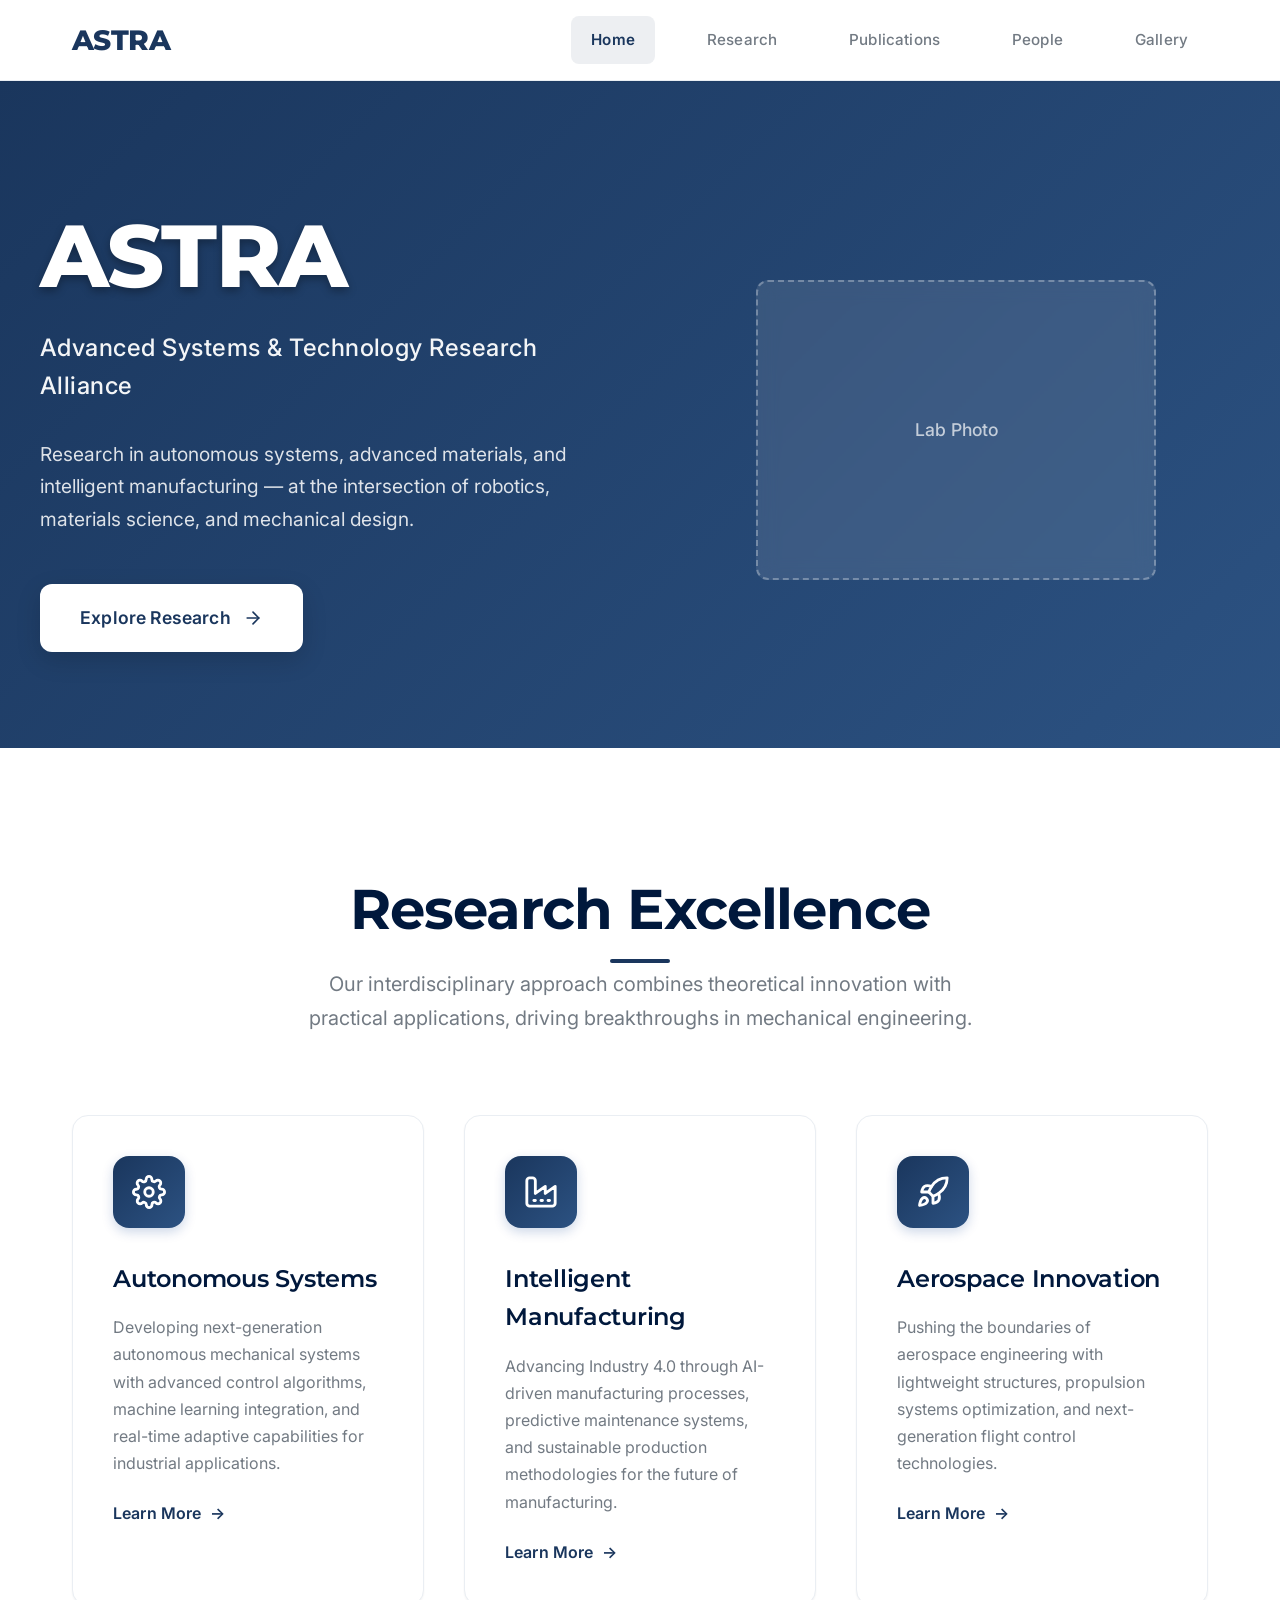
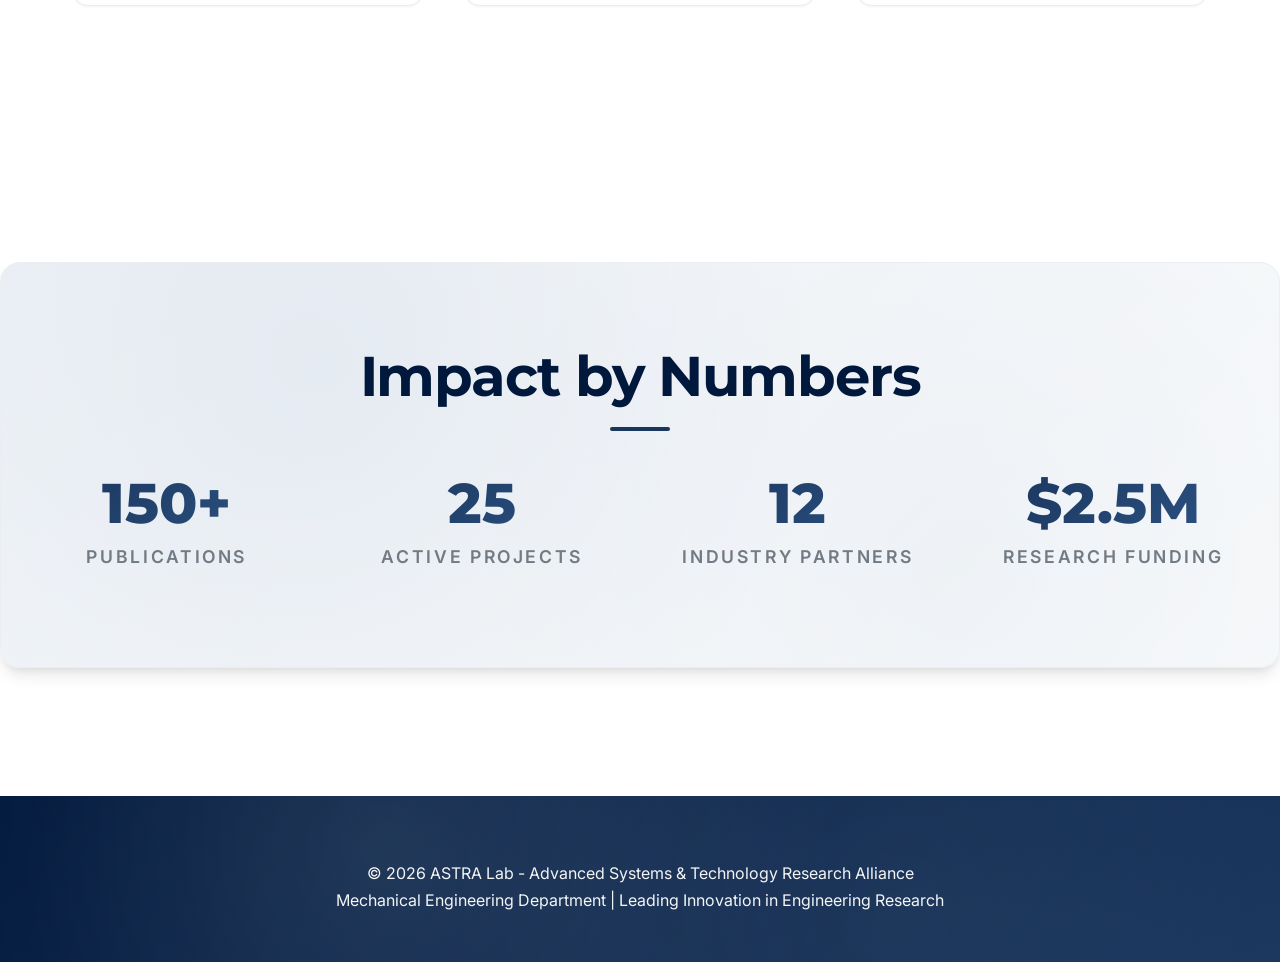
<file: index.html>
<!DOCTYPE html>
<html lang="en">
  <head>
    <meta charset="UTF-8" />
    <meta name="viewport" content="width=device-width, initial-scale=1.0" />
    <title>ASTRA | Advanced Systems & Technology Research Alliance</title>
    <meta
      name="description"
      content="ASTRA Lab (Advanced Systems & Technology Research Alliance) — research in autonomous systems, advanced materials, and intelligent manufacturing in Mechanical Engineering."
    />
    <link
      rel="icon"
      href="data:image/svg+xml,%3Csvg xmlns='http://www.w3.org/2000/svg' viewBox='0 0 32 32'%3E%3Crect width='32' height='32' rx='6' fill='%231a365d'/%3E%3Ctext x='16' y='23' font-family='Georgia,serif' font-size='19' fill='white' text-anchor='middle'%3EA%3C/text%3E%3C/svg%3E"
    />
    <link rel="preconnect" href="https://fonts.googleapis.com" />
    <link rel="preconnect" href="https://fonts.gstatic.com" crossorigin />
    <link
      href="https://fonts.googleapis.com/css2?family=Inter:wght@300;400;500;600;700;800&family=Montserrat:wght@400;500;600;700;800&display=swap"
      rel="stylesheet"
    />
    <style>
      :root {
        --primary: #ffffff;
        --secondary: #f8fafb;
        --tertiary: #eef2f6;
        --accent: #1a365d;
        --accent-hover: #2c5282;
        --accent-light: rgba(26, 54, 93, 0.08);
        --accent-secondary: #dc2626;
        --text-primary: #00183c;
        --text-secondary: #727a83;
        --text-muted: #9ca4ad;
        --text-light: #cbd5e0;
        --surface: #ffffff;
        --surface-elevated: #f8fafb;
        --surface-glass: rgba(255, 255, 255, 0.95);
        --border: #eaeef3;
        --border-light: #f1f5f9;
        --gradient: linear-gradient(135deg, #1a365d 0%, #2c5282 100%);
        --hero-gradient: linear-gradient(135deg, #1a365d 0%, #2c5282 100%);
        --shadow-sm: 0 1px 2px 0 rgba(0, 0, 0, 0.05);
        --shadow: 0 4px 6px -1px rgba(0, 0, 0, 0.1), 0 2px 4px -1px rgba(0, 0, 0, 0.06);
        --shadow-lg: 0 10px 15px -3px rgba(0, 0, 0, 0.1), 0 4px 6px -2px rgba(0, 0, 0, 0.05);
        --shadow-xl: 0 20px 25px -5px rgba(0, 0, 0, 0.1), 0 10px 10px -5px rgba(0, 0, 0, 0.04);
      }

      * {
        margin: 0;
        padding: 0;
        box-sizing: border-box;
      }

      body {
        font-family: "Inter", -apple-system, BlinkMacSystemFont, sans-serif;
        background: var(--primary);
        color: var(--text-primary);
        line-height: 1.6;
        overflow-x: hidden;
        position: relative;
        font-weight: 400;
        -webkit-font-smoothing: antialiased;
        -moz-osx-font-smoothing: grayscale;
      }

      /* Header */
      header {
        position: fixed;
        top: 0;
        width: 100%;
        background: rgba(255, 255, 255, 0.98);
        backdrop-filter: blur(20px) saturate(180%);
        border-bottom: 1px solid var(--border);
        box-shadow: var(--shadow-sm);
        z-index: 1000;
        transition: all 0.3s ease;
      }

      .header-content {
        max-width: 1200px;
        margin: 0 auto;
        padding: 1rem 2rem;
        display: flex;
        justify-content: space-between;
        align-items: center;
      }

      .logo {
        font-family: "Montserrat", "Inter", sans-serif;
        font-size: 1.75rem;
        font-weight: 800;
        color: var(--accent);
        text-decoration: none;
        letter-spacing: -0.02em;
        transition: all 0.3s ease;
      }

      .logo:hover {
        color: var(--accent-hover);
        transform: scale(1.02);
      }

      nav {
        display: flex;
        gap: 2rem;
      }

      nav a {
        color: var(--text-secondary);
        text-decoration: none;
        font-weight: 500;
        font-size: 0.95rem;
        transition: all 0.3s ease;
        position: relative;
        padding: 0.75rem 1.25rem;
        border-radius: 8px;
        letter-spacing: 0.01em;
      }

      nav a:hover {
        color: var(--accent);
        background: var(--accent-light);
        transform: translateY(-1px);
      }

      nav a.active {
        color: var(--accent);
        background: var(--accent-light);
        font-weight: 600;
      }

      /* Mobile nav toggle (hidden on desktop) */
      .nav-toggle {
        display: none;
        flex-direction: column;
        justify-content: center;
        gap: 5px;
        width: 44px;
        height: 44px;
        padding: 0;
        background: transparent;
        border: none;
        border-radius: 8px;
        cursor: pointer;
      }

      .nav-toggle-bar {
        display: block;
        width: 24px;
        height: 2px;
        margin: 0 auto;
        background: var(--accent);
        border-radius: 2px;
        transition: transform 0.3s ease, opacity 0.3s ease;
      }

      .nav-toggle[aria-expanded="true"] .nav-toggle-bar:nth-child(1) {
        transform: translateY(7px) rotate(45deg);
      }

      .nav-toggle[aria-expanded="true"] .nav-toggle-bar:nth-child(2) {
        opacity: 0;
      }

      .nav-toggle[aria-expanded="true"] .nav-toggle-bar:nth-child(3) {
        transform: translateY(-7px) rotate(-45deg);
      }

      /* Hero Section */
      .hero {
        background: var(--hero-gradient);
        color: white;
        padding: 8rem 2rem 6rem;
        margin-top: 80px;
      }

      .hero-container {
        max-width: 1200px;
        margin: 0 auto;
        display: grid;
        grid-template-columns: 1fr 1fr;
        gap: 4rem;
        align-items: center;
      }

      .hero-content {
        text-align: left;
      }

      .hero-image {
        display: flex;
        justify-content: center;
        align-items: center;
      }

      .image-placeholder {
        width: 400px;
        height: 300px;
        background: rgba(255, 255, 255, 0.1);
        border: 2px dashed rgba(255, 255, 255, 0.3);
        border-radius: 12px;
        display: flex;
        align-items: center;
        justify-content: center;
        color: rgba(255, 255, 255, 0.7);
        font-size: 1.1rem;
        font-weight: 500;
        backdrop-filter: blur(10px);
        transition: all 0.3s ease;
      }

      .image-placeholder:hover {
        background: rgba(255, 255, 255, 0.15);
        border-color: rgba(255, 255, 255, 0.5);
        transform: translateY(-2px);
      }

      .hero h1 {
        font-family: "Montserrat", "Inter", sans-serif;
        font-size: clamp(3.5rem, 7vw, 5.5rem);
        font-weight: 800;
        letter-spacing: -0.02em;
        margin-bottom: 1.5rem;
        color: white;
        text-shadow: 0 4px 8px rgba(0, 0, 0, 0.3);
        animation: fadeInUp 1s ease-out;
        position: relative;
        z-index: 3;
        line-height: 1.1;
      }

      .hero-subtitle {
        font-size: 1.5rem;
        color: rgba(255, 255, 255, 0.95);
        margin-bottom: 2rem;
        font-weight: 500;
        animation: fadeInUp 1s ease-out 0.2s both;
        letter-spacing: 0.02em;
        position: relative;
        z-index: 3;
      }

      .hero-description {
        font-size: 1.2rem;
        color: rgba(255, 255, 255, 0.85);
        margin-bottom: 3rem;
        max-width: 700px;
        margin-left: auto;
        margin-right: auto;
        animation: fadeInUp 1s ease-out 0.4s both;
        line-height: 1.7;
        font-weight: 400;
        position: relative;
        z-index: 3;
      }

      .cta-button {
        display: inline-flex;
        align-items: center;
        gap: 0.75rem;
        padding: 1.25rem 2.5rem;
        background: white;
        color: var(--accent);
        text-decoration: none;
        border-radius: 12px;
        font-weight: 600;
        font-size: 1.1rem;
        transition: all 0.3s ease;
        animation: fadeInUp 1s ease-out 0.6s both;
        box-shadow: 0 8px 25px rgba(0, 0, 0, 0.15);
        position: relative;
        z-index: 3;
        letter-spacing: 0.01em;
      }

      .cta-button:hover {
        background: var(--accent-light);
        transform: translateY(-3px);
        box-shadow: 0 12px 35px rgba(0, 0, 0, 0.2);
      }

      .cta-arrow {
        width: 20px;
        height: 20px;
        transition: transform 0.3s ease;
      }

      .cta-button:hover .cta-arrow {
        transform: translateX(4px);
      }

      /* Sections */
      .section {
        padding: 8rem 2rem;
        max-width: 1200px;
        margin: 0 auto;
      }

      .section-header {
        text-align: center;
        margin-bottom: 5rem;
      }

      .section-title {
        font-family: "Montserrat", "Inter", sans-serif;
        font-size: clamp(2.5rem, 5vw, 3.5rem);
        font-weight: 700;
        margin-bottom: 1.5rem;
        letter-spacing: -0.02em;
        color: var(--text-primary);
        position: relative;
        line-height: 1.2;
      }

      .section-title::after {
        content: "";
        position: absolute;
        bottom: -20px;
        left: 50%;
        transform: translateX(-50%);
        width: 60px;
        height: 4px;
        background: var(--accent);
        border-radius: 2px;
      }

      .section-subtitle {
        font-size: 1.25rem;
        color: var(--text-secondary);
        max-width: 700px;
        margin: 0 auto;
        line-height: 1.7;
        font-weight: 400;
      }

      /* Research Grid */
      .research-grid {
        display: grid;
        grid-template-columns: repeat(auto-fit, minmax(350px, 1fr));
        gap: 2.5rem;
        margin-top: 4rem;
      }

      .research-card {
        background: var(--surface);
        border: 1px solid var(--border);
        border-radius: 16px;
        padding: 2.5rem;
        transition: all 0.4s ease;
        position: relative;
        box-shadow: var(--shadow-sm);
        overflow: hidden;
      }

      .research-card::before {
        content: "";
        position: absolute;
        top: 0;
        left: 0;
        right: 0;
        height: 4px;
        background: linear-gradient(90deg, var(--accent), var(--accent-hover));
        opacity: 0;
        transition: opacity 0.4s ease;
      }

      .research-card::after {
        content: "";
        position: absolute;
        top: 0;
        left: 0;
        right: 0;
        bottom: 0;
        background: linear-gradient(135deg, rgba(0, 55, 138, 0.02) 0%, transparent 50%);
        opacity: 0;
        transition: opacity 0.4s ease;
        pointer-events: none;
      }

      .research-card:hover {
        transform: translateY(-4px);
        box-shadow: var(--shadow-lg);
        border-color: var(--accent-light);
      }

      .research-card:hover::before {
        opacity: 1;
      }

      .research-card:hover::after {
        opacity: 1;
      }

      .research-icon {
        width: 72px;
        height: 72px;
        background: linear-gradient(135deg, var(--accent), var(--accent-hover));
        border-radius: 16px;
        display: flex;
        align-items: center;
        justify-content: center;
        margin-bottom: 2rem;
        font-size: 1.75rem;
        color: white;
        transition: all 0.4s ease;
        box-shadow: 0 4px 12px rgba(0, 55, 138, 0.2);
        position: relative;
        z-index: 2;
      }

      .research-icon svg {
        width: 34px;
        height: 34px;
      }

      .research-card:hover .research-icon {
        box-shadow: 0 8px 25px rgba(0, 55, 138, 0.3);
      }

      .research-card h3 {
        font-family: "Montserrat", "Inter", sans-serif;
        font-size: 1.5rem;
        font-weight: 600;
        margin-bottom: 1rem;
        color: var(--text-primary);
        letter-spacing: -0.01em;
        position: relative;
        z-index: 2;
      }

      .research-card p {
        color: var(--text-secondary);
        line-height: 1.7;
        margin-bottom: 1.5rem;
        font-size: 1rem;
        position: relative;
        z-index: 2;
      }

      .research-link {
        color: var(--accent);
        text-decoration: none;
        font-weight: 600;
        display: inline-flex;
        align-items: center;
        gap: 0.5rem;
        transition: all 0.3s ease;
        font-size: 1rem;
        letter-spacing: 0.01em;
        position: relative;
        z-index: 2;
      }

      .research-link:hover {
        color: var(--accent-hover);
        transform: translateX(4px);
      }

      .research-link::after {
        content: "→";
        transition: transform 0.3s ease;
      }

      .research-link:hover::after {
        transform: translateX(2px);
      }

      /* Stats Section */
      .stats {
        background: linear-gradient(135deg, var(--tertiary) 0%, var(--secondary) 100%);
        border: 1px solid var(--border);
        border-radius: 20px;
        padding: 5rem 2rem;
        margin: 8rem 0;
        text-align: center;
        box-shadow: var(--shadow-lg);
        position: relative;
        overflow: hidden;
      }

      .stats::before {
        content: "";
        position: absolute;
        top: 0;
        left: 0;
        right: 0;
        bottom: 0;
        background:
          radial-gradient(circle at 25% 25%, rgba(0, 55, 138, 0.05) 0%, transparent 50%),
          radial-gradient(circle at 75% 75%, rgba(0, 55, 138, 0.03) 0%, transparent 50%);
        pointer-events: none;
      }

      .stats-grid {
        display: grid;
        grid-template-columns: repeat(auto-fit, minmax(200px, 1fr));
        gap: 3rem;
        margin-top: 3rem;
      }

      .stat-item {
        padding: 1rem;
      }

      .stat-number {
        font-family: "Montserrat", "Inter", sans-serif;
        font-size: 3.5rem;
        font-weight: 800;
        background: linear-gradient(135deg, var(--accent), var(--accent-hover));
        -webkit-background-clip: text;
        -webkit-text-fill-color: transparent;
        background-clip: text;
        display: block;
        margin-bottom: 0.75rem;
        line-height: 1;
        position: relative;
        z-index: 2;
      }

      .stat-label {
        color: var(--text-secondary);
        font-size: 1.1rem;
        text-transform: uppercase;
        letter-spacing: 0.15em;
        font-weight: 600;
        position: relative;
        z-index: 2;
      }

      /* Footer */
      footer {
        background: linear-gradient(135deg, var(--text-primary) 0%, var(--accent) 100%);
        color: white;
        padding: 4rem 2rem 3rem;
        text-align: center;
        margin-top: 8rem;
        position: relative;
        overflow: hidden;
      }

      footer::before {
        content: "";
        position: absolute;
        top: 0;
        left: 0;
        right: 0;
        bottom: 0;
        background:
          radial-gradient(circle at 30% 30%, rgba(255, 255, 255, 0.1) 0%, transparent 50%),
          radial-gradient(circle at 70% 70%, rgba(255, 255, 255, 0.05) 0%, transparent 50%);
        pointer-events: none;
      }

      .footer-content {
        max-width: 1200px;
        margin: 0 auto;
        position: relative;
        z-index: 2;
      }

      .footer-text {
        color: rgba(255, 255, 255, 0.95);
        font-size: 1rem;
        line-height: 1.7;
        font-weight: 400;
      }

      /* Animations */
      @keyframes fadeInUp {
        from {
          opacity: 0;
          transform: translateY(30px);
        }
        to {
          opacity: 1;
          transform: translateY(0);
        }
      }

      .reveal {
        opacity: 0;
        transform: translateY(30px);
        transition: all 0.8s ease;
      }

      .reveal.visible {
        opacity: 1;
        transform: translateY(0);
      }

      /* Additional Professional Elements */
      .section {
        background: var(--primary);
      }

      .section:nth-child(even) {
        background: var(--secondary);
      }

      /* Enhanced scroll behavior */
      html {
        scroll-behavior: smooth;
      }

      /* Professional focus states */
      *:focus {
        outline: 2px solid var(--accent);
        outline-offset: 2px;
      }

      /* Loading animation */
      @keyframes shimmer {
        0% { transform: translateX(-100%); }
        100% { transform: translateX(100%); }
      }

      /* Responsive navigation */
      @media (max-width: 820px) {
        .nav-toggle {
          display: flex;
        }

        nav {
          position: absolute;
          top: 100%;
          left: 0;
          right: 0;
          flex-direction: column;
          gap: 0.25rem;
          padding: 0.75rem 1rem 1rem;
          background: rgba(255, 255, 255, 0.98);
          backdrop-filter: blur(20px) saturate(180%);
          border-bottom: 1px solid var(--border);
          box-shadow: var(--shadow-lg);
          max-height: 0;
          overflow: hidden;
          opacity: 0;
          visibility: hidden;
          transform: translateY(-8px);
          transition: max-height 0.35s ease, opacity 0.25s ease,
            transform 0.25s ease, visibility 0.25s;
        }

        nav.open {
          max-height: 24rem;
          opacity: 1;
          visibility: visible;
          transform: translateY(0);
        }

        nav a {
          width: 100%;
          padding: 0.9rem 1rem;
          font-size: 1.05rem;
        }
      }

      /* Responsive layout */
      @media (max-width: 768px) {
        .header-content {
          padding: 0.9rem 1.25rem;
        }

        .hero {
          padding: 6rem 1.5rem 4rem;
        }

        .hero-container {
          grid-template-columns: 1fr;
          gap: 2.5rem;
          text-align: center;
        }

        .hero-content {
          text-align: center;
        }

        .hero-description {
          margin-left: auto;
          margin-right: auto;
        }

        .image-placeholder {
          width: 100%;
          max-width: 420px;
          height: auto;
          aspect-ratio: 4 / 3;
        }

        .research-grid {
          grid-template-columns: 1fr;
          gap: 2rem;
        }

        .research-card {
          padding: 2rem;
        }

        .stats {
          padding: 4rem 1.5rem;
          margin: 5rem 0;
        }

        .stats-grid {
          grid-template-columns: repeat(2, 1fr);
          gap: 2rem;
        }

        .section {
          padding: 5rem 1.5rem;
        }

        .section-header {
          margin-bottom: 3.5rem;
        }
      }

      @media (max-width: 480px) {
        .header-content {
          padding: 0.85rem 1rem;
        }

        .logo {
          font-size: 1.5rem;
        }

        .hero {
          padding: 5rem 1.25rem 3.5rem;
        }

        .hero-subtitle {
          font-size: 1.25rem;
        }

        .hero-description {
          font-size: 1.05rem;
        }

        .cta-button {
          padding: 1rem 2rem;
          font-size: 1rem;
        }

        .stats-grid {
          grid-template-columns: 1fr;
          gap: 1.5rem;
        }

        .stat-number {
          font-size: 2.75rem;
        }

        .section {
          padding: 4rem 1.25rem;
        }
      }
    </style>
  </head>
  <body>
    <header>
      <div class="header-content">
        <a href="./" class="logo">ASTRA</a>
        <button
          class="nav-toggle"
          aria-label="Toggle navigation menu"
          aria-expanded="false"
          aria-controls="site-nav"
        >
          <span class="nav-toggle-bar"></span>
          <span class="nav-toggle-bar"></span>
          <span class="nav-toggle-bar"></span>
        </button>
        <nav id="site-nav">
          <a href="./" class="active">Home</a>
          <a href="research.html">Research</a>
          <a href="publications.html">Publications</a>
          <a href="people.html">People</a>
          <a href="gallery.html">Gallery</a>
        </nav>
      </div>
    </header>

    <section class="hero">
      <div class="hero-container">
        <div class="hero-content">
          <h1>ASTRA</h1>
          <p class="hero-subtitle">
            Advanced Systems & Technology Research Alliance
          </p>
          <p class="hero-description">
            Research in autonomous systems, advanced materials, and intelligent
            manufacturing — at the intersection of robotics, materials science,
            and mechanical design.
          </p>
          <a href="research.html" class="cta-button">
            Explore Research
            <svg class="cta-arrow" viewBox="0 0 24 24" fill="none" stroke="currentColor" stroke-width="2" stroke-linecap="round" stroke-linejoin="round" aria-hidden="true">
              <line x1="5" y1="12" x2="19" y2="12" />
              <polyline points="12 5 19 12 12 19" />
            </svg>
          </a>
        </div>
        <div class="hero-image">
          <div class="image-placeholder">
            <span>Lab Photo</span>
          </div>
        </div>
      </div>
    </section>

    <section class="section" id="research">
      <div class="section-header reveal">
        <h2 class="section-title">Research Excellence</h2>
        <p class="section-subtitle">
          Our interdisciplinary approach combines theoretical innovation with
          practical applications, driving breakthroughs in mechanical
          engineering.
        </p>
      </div>

      <div class="research-grid">
        <div class="research-card reveal">
          <div class="research-icon">
            <svg viewBox="0 0 24 24" fill="none" stroke="currentColor" stroke-width="2" stroke-linecap="round" stroke-linejoin="round" aria-hidden="true">
              <circle cx="12" cy="12" r="3" />
              <path d="M19.4 15a1.65 1.65 0 0 0 .33 1.82l.06.06a2 2 0 1 1-2.83 2.83l-.06-.06a1.65 1.65 0 0 0-1.82-.33 1.65 1.65 0 0 0-1 1.51V21a2 2 0 0 1-4 0v-.09A1.65 1.65 0 0 0 9 19.4a1.65 1.65 0 0 0-1.82.33l-.06.06a2 2 0 1 1-2.83-2.83l.06-.06a1.65 1.65 0 0 0 .33-1.82 1.65 1.65 0 0 0-1.51-1H3a2 2 0 0 1 0-4h.09A1.65 1.65 0 0 0 4.6 9a1.65 1.65 0 0 0-.33-1.82l-.06-.06a2 2 0 1 1 2.83-2.83l.06.06a1.65 1.65 0 0 0 1.82.33H9a1.65 1.65 0 0 0 1-1.51V3a2 2 0 0 1 4 0v.09a1.65 1.65 0 0 0 1 1.51 1.65 1.65 0 0 0 1.82-.33l.06-.06a2 2 0 1 1 2.83 2.83l-.06.06a1.65 1.65 0 0 0-.33 1.82V9a1.65 1.65 0 0 0 1.51 1H21a2 2 0 0 1 0 4h-.09a1.65 1.65 0 0 0-1.51 1z" />
            </svg>
          </div>
          <h3>Autonomous Systems</h3>
          <p>
            Developing next-generation autonomous mechanical systems with
            advanced control algorithms, machine learning integration, and
            real-time adaptive capabilities for industrial applications.
          </p>
          <a href="research.html" class="research-link">Learn More</a>
        </div>

        <div class="research-card reveal">
          <div class="research-icon">
            <svg viewBox="0 0 24 24" fill="none" stroke="currentColor" stroke-width="2" stroke-linecap="round" stroke-linejoin="round" aria-hidden="true">
              <path d="M2 20a2 2 0 0 0 2 2h16a2 2 0 0 0 2-2V8l-7 5V8l-7 5V4a2 2 0 0 0-2-2H4a2 2 0 0 0-2 2Z" />
              <path d="M17 18h1" />
              <path d="M12 18h1" />
              <path d="M7 18h1" />
            </svg>
          </div>
          <h3>Intelligent Manufacturing</h3>
          <p>
            Advancing Industry 4.0 through AI-driven manufacturing processes,
            predictive maintenance systems, and sustainable production
            methodologies for the future of manufacturing.
          </p>
          <a href="research.html" class="research-link">Learn More</a>
        </div>

        <div class="research-card reveal">
          <div class="research-icon">
            <svg viewBox="0 0 24 24" fill="none" stroke="currentColor" stroke-width="2" stroke-linecap="round" stroke-linejoin="round" aria-hidden="true">
              <path d="M4.5 16.5c-1.5 1.26-2 5-2 5s3.74-.5 5-2c.71-.84.7-2.13-.09-2.91a2.18 2.18 0 0 0-2.91-.09z" />
              <path d="m12 15-3-3a22 22 0 0 1 2-3.95A12.88 12.88 0 0 1 22 2c0 2.72-.78 7.5-6 11a22.35 22.35 0 0 1-4 2z" />
              <path d="M9 12H4s.55-3.03 2-4c1.62-1.08 5 0 5 0" />
              <path d="M12 15v5s3.03-.55 4-2c1.08-1.62 0-5 0-5" />
            </svg>
          </div>
          <h3>Aerospace Innovation</h3>
          <p>
            Pushing the boundaries of aerospace engineering with lightweight
            structures, propulsion systems optimization, and next-generation
            flight control technologies.
          </p>
          <a href="research.html" class="research-link">Learn More</a>
        </div>
      </div>
    </section>

    <section class="stats reveal">
      <h2 class="section-title">Impact by Numbers</h2>
      <div class="stats-grid">
        <div class="stat-item">
          <span class="stat-number">150+</span>
          <span class="stat-label">Publications</span>
        </div>
        <div class="stat-item">
          <span class="stat-number">25</span>
          <span class="stat-label">Active Projects</span>
        </div>
        <div class="stat-item">
          <span class="stat-number">12</span>
          <span class="stat-label">Industry Partners</span>
        </div>
        <div class="stat-item">
          <span class="stat-number">$2.5M</span>
          <span class="stat-label">Research Funding</span>
        </div>
      </div>
    </section>

    <footer>
      <div class="footer-content">
        <p class="footer-text">
          © 2026 ASTRA Lab - Advanced Systems & Technology Research Alliance<br />
          Mechanical Engineering Department | Leading Innovation in Engineering
          Research
        </p>
      </div>
    </footer>

    <script>
      // Smooth scrolling for navigation links
      document.querySelectorAll('a[href^="#"]').forEach((anchor) => {
        anchor.addEventListener("click", function (e) {
          e.preventDefault();
          const target = document.querySelector(this.getAttribute("href"));
          if (target) {
            target.scrollIntoView({
              behavior: "smooth",
              block: "start",
            });
          }
        });
      });

      // Scroll reveal animation
      const observerOptions = {
        threshold: 0.1,
        rootMargin: "0px 0px -50px 0px",
      };

      const observer = new IntersectionObserver((entries) => {
        entries.forEach((entry) => {
          if (entry.isIntersecting) {
            entry.target.classList.add("visible");
          }
        });
      }, observerOptions);

      document.querySelectorAll(".reveal").forEach((el) => {
        observer.observe(el);
      });

      // Enhanced header background on scroll
      window.addEventListener("scroll", () => {
        const header = document.querySelector("header");
        if (window.scrollY > 50) {
          header.style.background = "rgba(255, 255, 255, 0.98)";
          header.style.boxShadow = "0 10px 15px -3px rgba(0, 0, 0, 0.1), 0 4px 6px -2px rgba(0, 0, 0, 0.05)";
          header.style.borderBottom = "1px solid rgba(226, 232, 240, 0.8)";
        } else {
          header.style.background = "rgba(255, 255, 255, 0.95)";
          header.style.boxShadow = "0 1px 2px 0 rgba(0, 0, 0, 0.05)";
          header.style.borderBottom = "1px solid rgba(226, 232, 240, 0.6)";
        }
      });

      // Mobile navigation toggle
      (function () {
        const navToggle = document.querySelector(".nav-toggle");
        const siteNav = document.getElementById("site-nav");
        if (!navToggle || !siteNav) return;
        navToggle.addEventListener("click", () => {
          const open = siteNav.classList.toggle("open");
          navToggle.setAttribute("aria-expanded", open ? "true" : "false");
        });
        siteNav.querySelectorAll("a").forEach((link) => {
          link.addEventListener("click", () => {
            siteNav.classList.remove("open");
            navToggle.setAttribute("aria-expanded", "false");
          });
        });
      })();
    </script>
  </body>
</html>
</file>
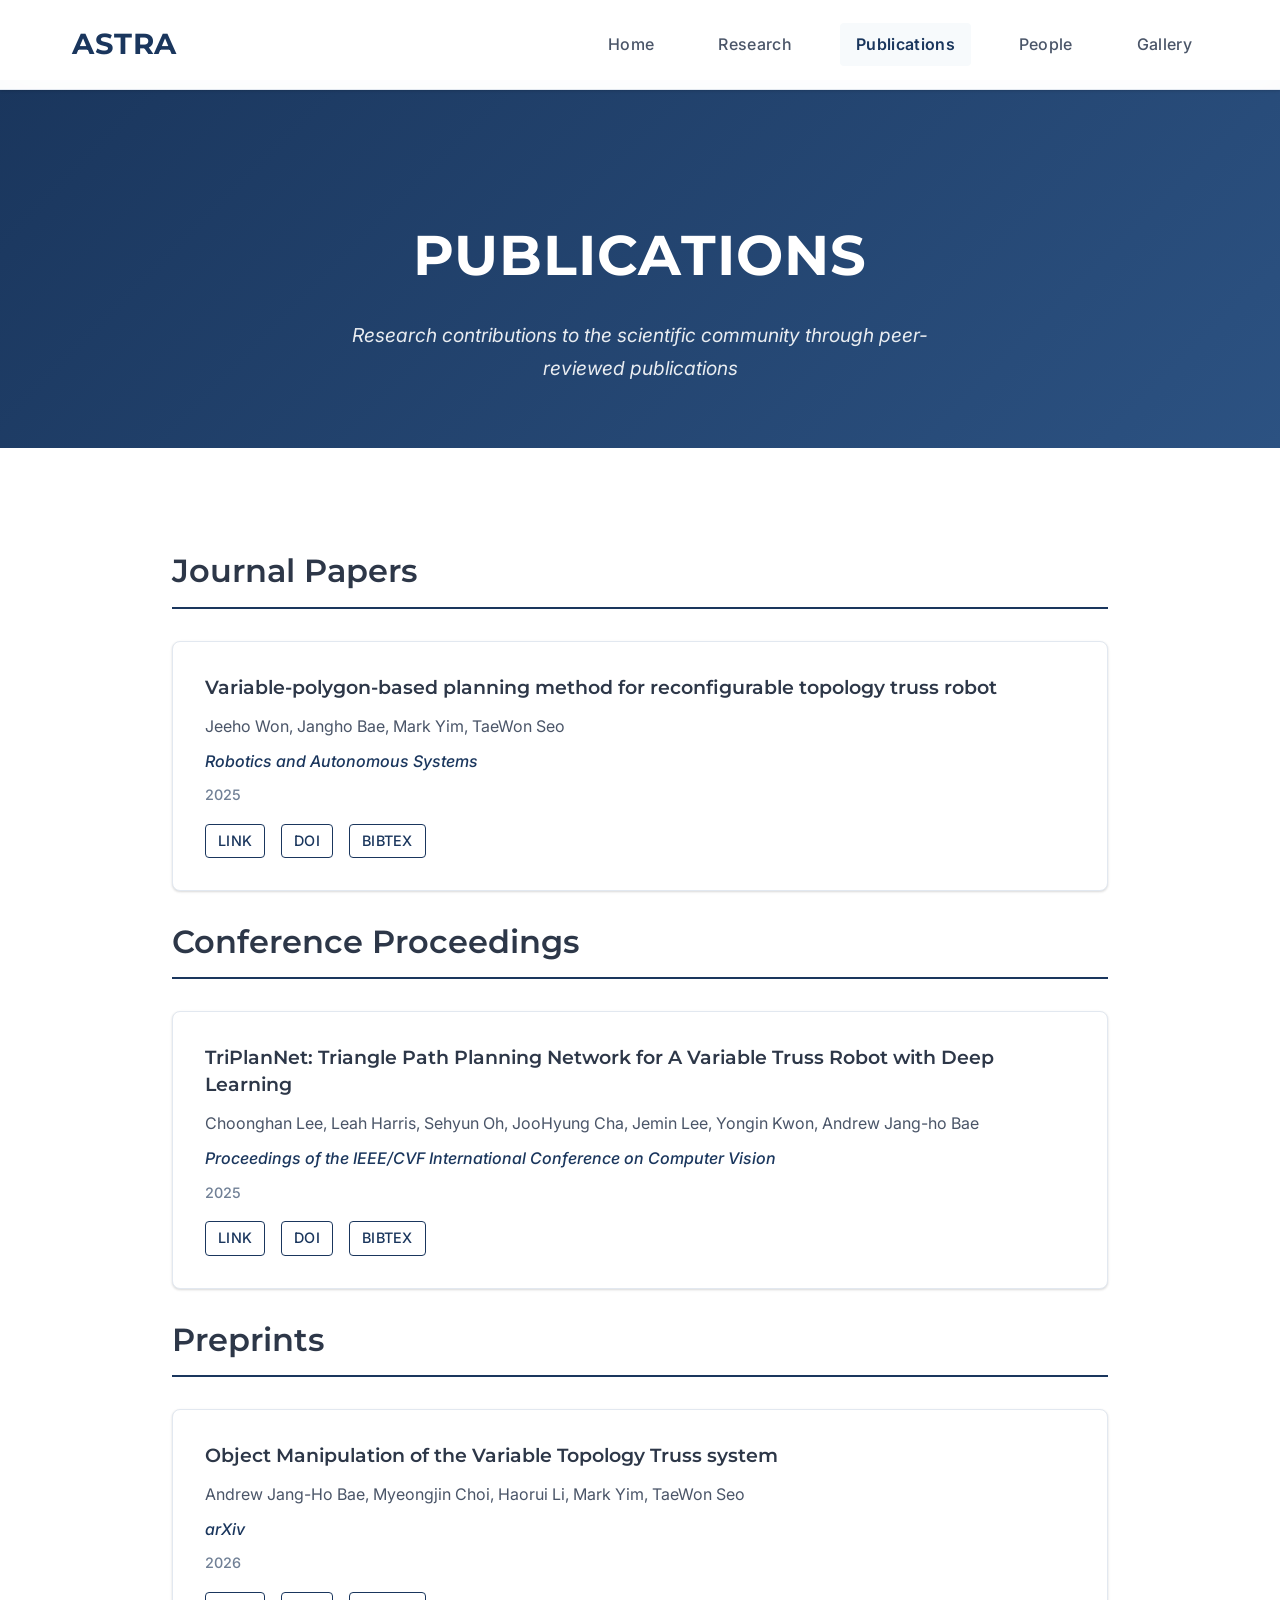
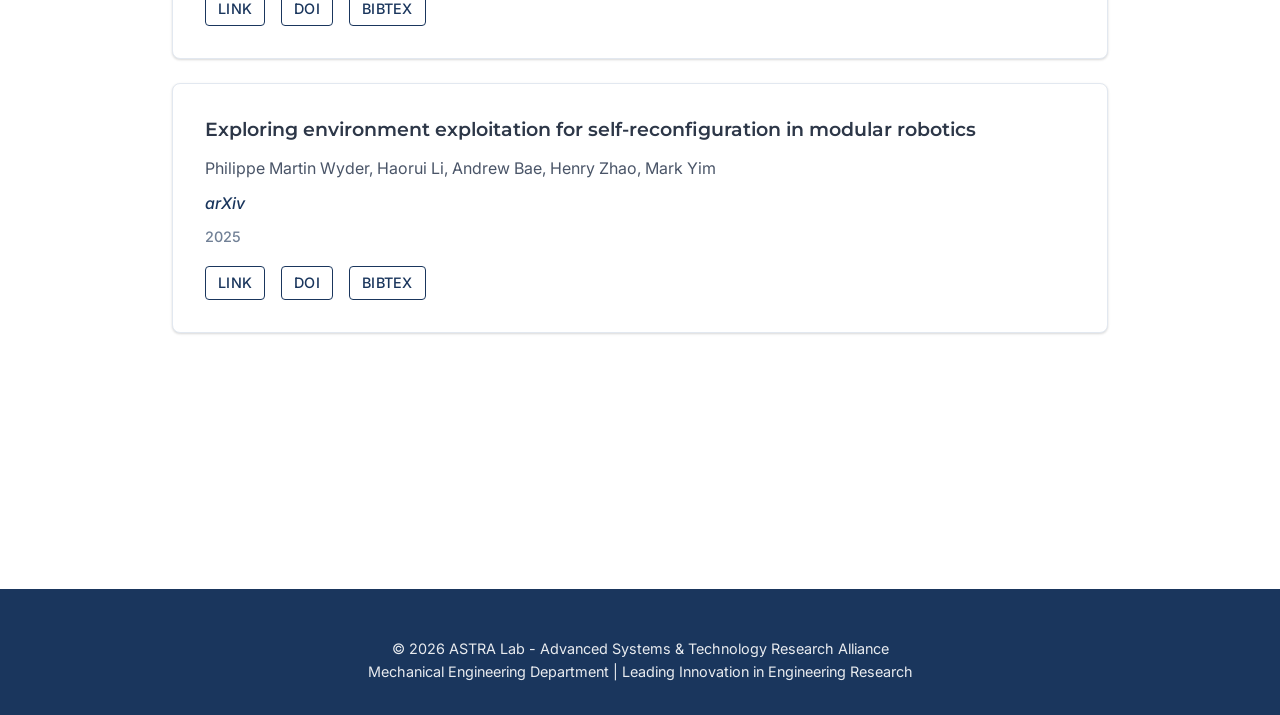
<file: publications.html>
<!DOCTYPE html>
<html lang="en">
  <head>
    <meta charset="UTF-8" />
    <meta name="viewport" content="width=device-width, initial-scale=1.0" />
    <title>Publications | ASTRA Lab</title>
    <meta
      name="description"
      content="Peer-reviewed journal and conference publications from the ASTRA Lab, Mechanical Engineering."
    />
    <link
      rel="icon"
      href="data:image/svg+xml,%3Csvg xmlns='http://www.w3.org/2000/svg' viewBox='0 0 32 32'%3E%3Crect width='32' height='32' rx='6' fill='%231a365d'/%3E%3Ctext x='16' y='23' font-family='Georgia,serif' font-size='19' fill='white' text-anchor='middle'%3EA%3C/text%3E%3C/svg%3E"
    />
    <link rel="preconnect" href="https://fonts.googleapis.com" />
    <link rel="preconnect" href="https://fonts.gstatic.com" crossorigin />
    <link
      href="https://fonts.googleapis.com/css2?family=Inter:wght@300;400;500;600;700;800&family=Montserrat:wght@400;500;600;700;800&display=swap"
      rel="stylesheet"
    />
    <style>
      :root {
        --primary: #ffffff;
        --secondary: #f8f9fa;
        --tertiary: #f1f3f4;
        --accent: #1a365d;
        --accent-hover: #2c5282;
        --accent-light: #e6f3ff;
        --accent-secondary: #8b1538;
        --text-primary: #2d3748;
        --text-secondary: #4a5568;
        --text-muted: #718096;
        --text-light: #a0aec0;
        --surface: #ffffff;
        --surface-elevated: #f7fafc;
        --surface-glass: rgba(255, 255, 255, 0.95);
        --border: #e2e8f0;
        --border-light: #edf2f7;
        --gradient: linear-gradient(135deg, #1a365d 0%, #2c5282 100%);
        --hero-gradient: linear-gradient(135deg, #1a365d 0%, #2c5282 100%);
        --shadow-sm: 0 1px 3px 0 rgba(0, 0, 0, 0.1), 0 1px 2px 0 rgba(0, 0, 0, 0.06);
        --shadow: 0 4px 6px -1px rgba(0, 0, 0, 0.1), 0 2px 4px -1px rgba(0, 0, 0, 0.06);
        --shadow-lg: 0 10px 15px -3px rgba(0, 0, 0, 0.1), 0 4px 6px -2px rgba(0, 0, 0, 0.05);
        --shadow-xl: 0 20px 25px -5px rgba(0, 0, 0, 0.1), 0 10px 10px -5px rgba(0, 0, 0, 0.04);
      }

      * {
        margin: 0;
        padding: 0;
        box-sizing: border-box;
      }

      body {
        font-family: "Inter", -apple-system, BlinkMacSystemFont, sans-serif;
        background: var(--primary);
        color: var(--text-primary);
        line-height: 1.7;
        overflow-x: hidden;
        position: relative;
        font-weight: 400;
        -webkit-font-smoothing: antialiased;
        -moz-osx-font-smoothing: grayscale;
      }

      /* Header */
      header {
        position: fixed;
        top: 0;
        width: 100%;
        background: rgba(255, 255, 255, 0.98);
        backdrop-filter: blur(24px) saturate(180%);
        border-bottom: 1px solid var(--border);
        box-shadow: var(--shadow-sm);
        z-index: 1000;
        transition: all 0.3s cubic-bezier(0.4, 0, 0.2, 1);
      }

      .header-content {
        max-width: 1200px;
        margin: 0 auto;
        padding: 1.25rem 2rem;
        display: flex;
        justify-content: space-between;
        align-items: center;
      }

      .logo {
        font-family: "Montserrat", serif;
        font-size: 1.8rem;
        font-weight: 700;
        color: var(--accent);
        text-decoration: none;
        letter-spacing: 0.02em;
        transition: all 0.3s ease;
        text-transform: uppercase;
      }

      .logo:hover {
        color: var(--accent-hover);
      }

      nav {
        display: flex;
        gap: 2rem;
      }

      nav a {
        color: var(--text-secondary);
        text-decoration: none;
        font-weight: 500;
        font-size: 1rem;
        transition: all 0.3s ease;
        position: relative;
        padding: 0.5rem 1rem;
        border-radius: 4px;
        letter-spacing: 0.02em;
      }

      nav a:hover {
        color: var(--accent);
        background: var(--surface-elevated);
      }

      nav a.active {
        color: var(--accent);
        background: var(--surface-elevated);
        font-weight: 600;
      }

      /* Mobile nav toggle (hidden on desktop) */
      .nav-toggle {
        display: none;
        flex-direction: column;
        justify-content: center;
        gap: 5px;
        width: 44px;
        height: 44px;
        padding: 0;
        background: transparent;
        border: none;
        border-radius: 8px;
        cursor: pointer;
      }

      .nav-toggle-bar {
        display: block;
        width: 24px;
        height: 2px;
        margin: 0 auto;
        background: var(--accent);
        border-radius: 2px;
        transition: transform 0.3s ease, opacity 0.3s ease;
      }

      .nav-toggle[aria-expanded="true"] .nav-toggle-bar:nth-child(1) {
        transform: translateY(7px) rotate(45deg);
      }

      .nav-toggle[aria-expanded="true"] .nav-toggle-bar:nth-child(2) {
        opacity: 0;
      }

      .nav-toggle[aria-expanded="true"] .nav-toggle-bar:nth-child(3) {
        transform: translateY(-7px) rotate(-45deg);
      }

      /* Page Header */
      .page-header {
        background: var(--hero-gradient);
        color: white;
        padding: 8rem 2rem 4rem;
        text-align: center;
        margin-top: 80px;
      }

      .page-title {
        font-family: "Montserrat", serif;
        font-size: clamp(2.5rem, 5vw, 3.5rem);
        font-weight: 700;
        margin-bottom: 1rem;
        text-transform: uppercase;
        letter-spacing: 0.02em;
      }

      .page-subtitle {
        font-size: 1.2rem;
        color: rgba(255, 255, 255, 0.9);
        font-style: italic;
        max-width: 600px;
        margin: 0 auto;
      }

      /* Main Content */
      .main-content {
        max-width: 1000px;
        margin: 0 auto;
        padding: 6rem 2rem;
      }

      .publication-section {
        margin-bottom: 4rem;
      }

      .section-title {
        font-family: "Montserrat", serif;
        font-size: 2rem;
        font-weight: 600;
        color: var(--text-primary);
        margin-bottom: 2rem;
        padding-bottom: 0.5rem;
        border-bottom: 2px solid var(--accent);
      }

      .publication-item {
        background: var(--surface);
        border: 1px solid var(--border);
        border-radius: 8px;
        padding: 2rem;
        margin-bottom: 1.5rem;
        box-shadow: var(--shadow-sm);
        transition: all 0.3s ease;
      }

      .publication-item:hover {
        transform: translateY(-2px);
        box-shadow: var(--shadow-lg);
      }

      .pub-title {
        font-family: "Montserrat", serif;
        font-size: 1.2rem;
        font-weight: 600;
        color: var(--text-primary);
        margin-bottom: 0.75rem;
        line-height: 1.4;
      }

      .pub-authors {
        color: var(--text-secondary);
        margin-bottom: 0.5rem;
        font-size: 1rem;
      }

      .pub-venue {
        color: var(--accent);
        font-weight: 500;
        margin-bottom: 0.5rem;
        font-style: italic;
      }

      .pub-year {
        color: var(--text-muted);
        font-size: 0.9rem;
        font-weight: 500;
      }

      .pub-links {
        margin-top: 1rem;
        display: flex;
        gap: 1rem;
      }

      .pub-link {
        color: var(--accent);
        text-decoration: none;
        font-size: 0.9rem;
        font-weight: 500;
        padding: 0.25rem 0.75rem;
        border: 1px solid var(--accent);
        border-radius: 4px;
        transition: all 0.3s ease;
        text-transform: uppercase;
        letter-spacing: 0.02em;
      }

      .pub-link:hover {
        background: var(--accent);
        color: white;
      }

      /* Footer */
      footer {
        background: var(--accent);
        color: white;
        padding: 3rem 2rem 2rem;
        text-align: center;
        margin-top: 6rem;
      }

      .footer-content {
        max-width: 1200px;
        margin: 0 auto;
      }

      .footer-text {
        color: rgba(255, 255, 255, 0.9);
        font-size: 0.9rem;
        line-height: 1.6;
        font-weight: 400;
      }

      /* Responsive navigation */
      @media (max-width: 820px) {
        .nav-toggle {
          display: flex;
        }

        nav {
          position: absolute;
          top: 100%;
          left: 0;
          right: 0;
          flex-direction: column;
          gap: 0.25rem;
          padding: 0.75rem 1rem 1rem;
          background: rgba(255, 255, 255, 0.98);
          backdrop-filter: blur(20px) saturate(180%);
          border-bottom: 1px solid var(--border);
          box-shadow: var(--shadow-lg);
          max-height: 0;
          overflow: hidden;
          opacity: 0;
          visibility: hidden;
          transform: translateY(-8px);
          transition: max-height 0.35s ease, opacity 0.25s ease,
            transform 0.25s ease, visibility 0.25s;
        }

        nav.open {
          max-height: 24rem;
          opacity: 1;
          visibility: visible;
          transform: translateY(0);
        }

        nav a {
          width: 100%;
          padding: 0.9rem 1rem;
          font-size: 1.05rem;
        }
      }

      /* Responsive layout */
      @media (max-width: 768px) {
        .header-content {
          padding: 0.9rem 1.25rem;
        }

        .page-header {
          padding: 6rem 1.5rem 3rem;
        }

        .main-content {
          padding: 4rem 1.25rem;
        }

        .publication-item {
          padding: 1.5rem;
        }

        .pub-links {
          flex-wrap: wrap;
          gap: 0.75rem;
        }
      }

      @media (max-width: 480px) {
        .logo {
          font-size: 1.5rem;
        }

        .section-title {
          font-size: 1.6rem;
        }

        .pub-title {
          font-size: 1.1rem;
        }
      }
    </style>
  </head>
  <body>
    <header>
      <div class="header-content">
        <a href="./" class="logo">ASTRA</a>
        <button
          class="nav-toggle"
          aria-label="Toggle navigation menu"
          aria-expanded="false"
          aria-controls="site-nav"
        >
          <span class="nav-toggle-bar"></span>
          <span class="nav-toggle-bar"></span>
          <span class="nav-toggle-bar"></span>
        </button>
        <nav id="site-nav">
          <a href="./">Home</a>
          <a href="research.html">Research</a>
          <a href="publications.html" class="active">Publications</a>
          <a href="people.html">People</a>
          <a href="gallery.html">Gallery</a>
        </nav>
      </div>
    </header>

    <section class="page-header">
      <h1 class="page-title">Publications</h1>
      <p class="page-subtitle">
        Research contributions to the scientific community through peer-reviewed publications
      </p>
    </section>

    <main class="main-content">
      <div class="publication-section">
        <h2 class="section-title">Journal Papers</h2>

        <div class="publication-item">
          <h3 class="pub-title">
            Variable-polygon-based planning method for reconfigurable topology truss robot
          </h3>
          <div class="pub-authors">
            Jeeho Won, Jangho Bae, Mark Yim, TaeWon Seo
          </div>
          <div class="pub-venue">
            Robotics and Autonomous Systems
          </div>
          <div class="pub-year">2025</div>
          <div class="pub-links">
            <a href="https://www.sciencedirect.com/science/article/abs/pii/S0921889025002386" class="pub-link">LINK</a>
            <a href="https://doi.org/10.1016/j.robot.2025.105141" class="pub-link">DOI</a>
            <a href="#" class="pub-link">BibTeX</a>
          </div>
        </div>

        <h2 class="section-title">Conference Proceedings</h2>
        
        <div class="publication-item">
          <h3 class="pub-title">
            TriPlanNet: Triangle Path Planning Network for A Variable Truss Robot with Deep Learning
          </h3>
          <div class="pub-authors">
            Choonghan Lee, Leah Harris, Sehyun Oh, JooHyung Cha, Jemin Lee, Yongin Kwon, Andrew Jang-ho Bae
          </div>
          <div class="pub-venue">
            Proceedings of the IEEE/CVF International Conference on Computer Vision
          </div>
          <div class="pub-year">2025</div>
          <div class="pub-links">
            <a href="https://openaccess.thecvf.com/content/ICCV2025W/ACVR/html/Lee_TriPlanNet_Triangle_Path_Planning_Network_for_A_Variable_Truss_Robot_ICCVW_2025_paper.html" class="pub-link">LINK</a>
            <a href="#" class="pub-link">DOI</a>
            <a href="#" class="pub-link">BibTeX</a>
          </div>
        </div>

        <h2 class="section-title">Preprints</h2>

        <div class="publication-item">
          <h3 class="pub-title">
            Object Manipulation of the Variable Topology Truss system
          </h3>
          <div class="pub-authors">
            Andrew Jang-Ho Bae, Myeongjin Choi, Haorui Li, Mark Yim, TaeWon Seo
          </div>
          <div class="pub-venue">
            arXiv
          </div>
          <div class="pub-year">2026</div>
          <div class="pub-links">
            <a href="https://arxiv.org/abs/2605.13086" class="pub-link">Link</a>
            <a href="https://doi.org/10.48550/arXiv.2605.13086" class="pub-link">DOI</a>
            <a href="#" class="pub-link">BibTeX</a>
          </div>
        </div>
        
        <div class="publication-item">
          <h3 class="pub-title">
            Exploring environment exploitation for self-reconfiguration in modular robotics
          </h3>
          <div class="pub-authors">
            Philippe Martin Wyder, Haorui Li, Andrew Bae, Henry Zhao, Mark Yim
          </div>
          <div class="pub-venue">
            arXiv
          </div>
          <div class="pub-year">2025</div>
          <div class="pub-links">
            <a href="https://arxiv.org/abs/2508.01829" class="pub-link">Link</a>
            <a href="https://doi.org/10.48550/arXiv.2508.01829" class="pub-link">DOI</a>
            <a href="#" class="pub-link">BibTeX</a>
          </div>
        </div>

      </div>
    </main>

    <footer>
      <div class="footer-content">
        <p class="footer-text">
          © 2026 ASTRA Lab - Advanced Systems & Technology Research Alliance<br />
          Mechanical Engineering Department | Leading Innovation in Engineering Research
        </p>
      </div>
    </footer>

    <script>
      // Mobile navigation toggle
      (function () {
        const navToggle = document.querySelector(".nav-toggle");
        const siteNav = document.getElementById("site-nav");
        if (!navToggle || !siteNav) return;
        navToggle.addEventListener("click", () => {
          const open = siteNav.classList.toggle("open");
          navToggle.setAttribute("aria-expanded", open ? "true" : "false");
        });
        siteNav.querySelectorAll("a").forEach((link) => {
          link.addEventListener("click", () => {
            siteNav.classList.remove("open");
            navToggle.setAttribute("aria-expanded", "false");
          });
        });
      })();
    </script>
  </body>
</html>
</file>
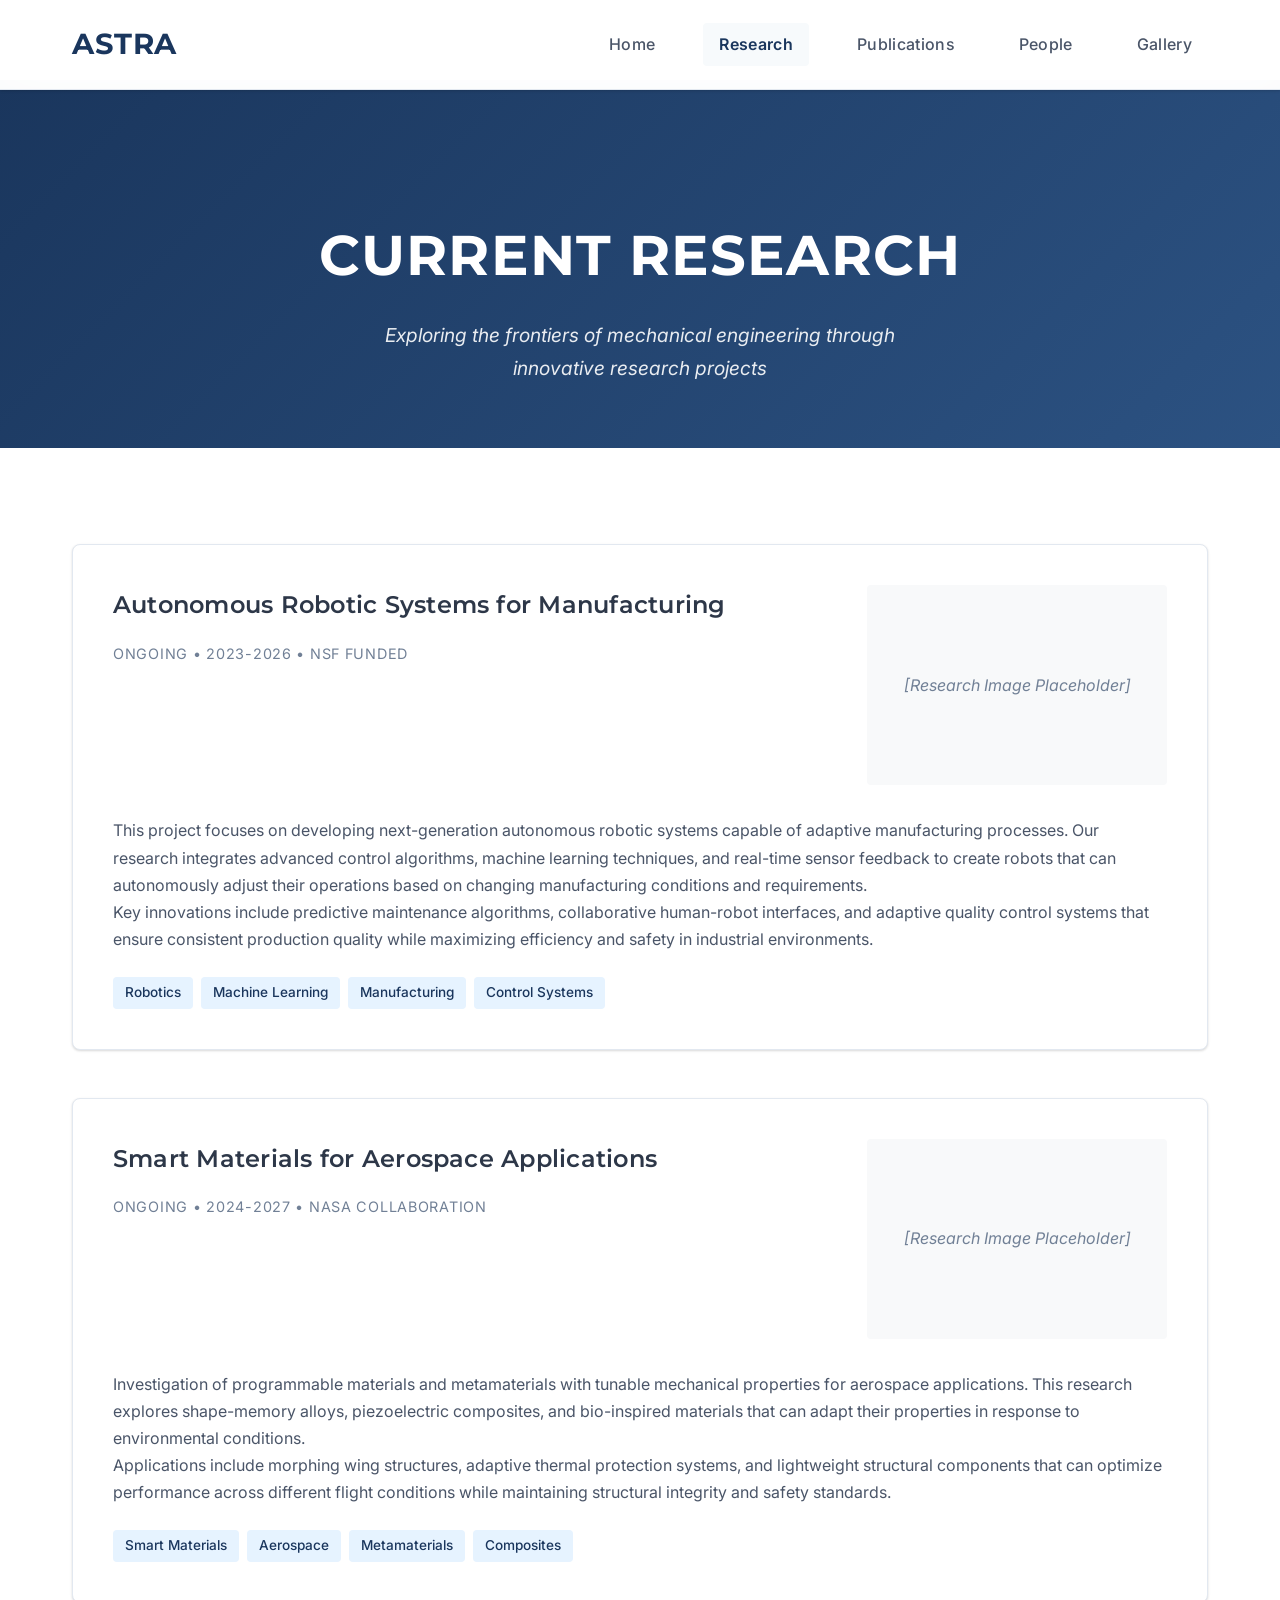
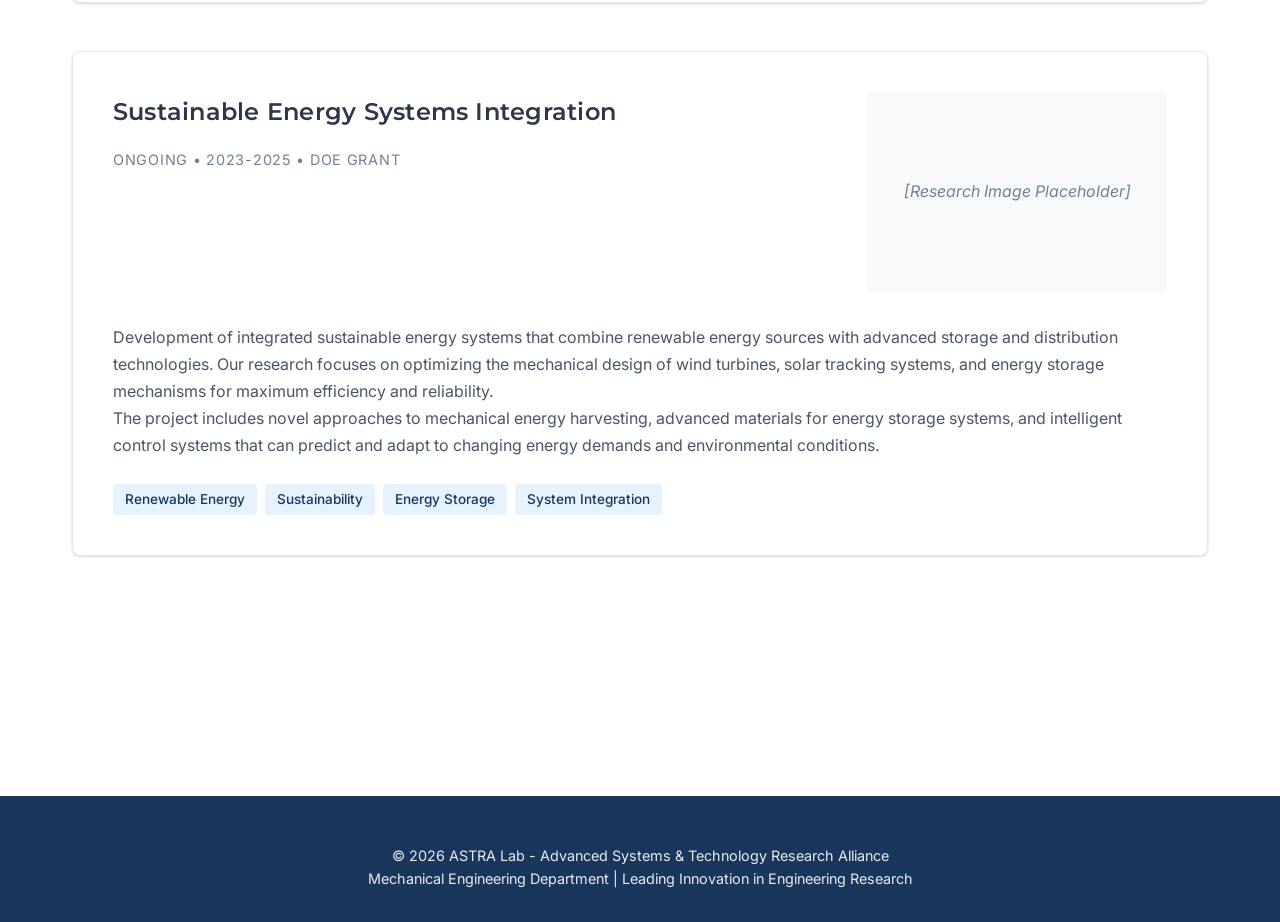
<file: research.html>
<!DOCTYPE html>
<html lang="en">
  <head>
    <meta charset="UTF-8" />
    <meta name="viewport" content="width=device-width, initial-scale=1.0" />
    <title>Research | ASTRA Lab</title>
    <meta
      name="description"
      content="Current research projects at the ASTRA Lab — autonomous robotic systems, smart materials, and sustainable energy in Mechanical Engineering."
    />
    <link
      rel="icon"
      href="data:image/svg+xml,%3Csvg xmlns='http://www.w3.org/2000/svg' viewBox='0 0 32 32'%3E%3Crect width='32' height='32' rx='6' fill='%231a365d'/%3E%3Ctext x='16' y='23' font-family='Georgia,serif' font-size='19' fill='white' text-anchor='middle'%3EA%3C/text%3E%3C/svg%3E"
    />
    <link rel="preconnect" href="https://fonts.googleapis.com" />
    <link rel="preconnect" href="https://fonts.gstatic.com" crossorigin />
    <link
      href="https://fonts.googleapis.com/css2?family=Inter:wght@300;400;500;600;700;800&family=Montserrat:wght@400;500;600;700;800&display=swap"
      rel="stylesheet"
    />
    <style>
      :root {
        --primary: #ffffff;
        --secondary: #f8f9fa;
        --tertiary: #f1f3f4;
        --accent: #1a365d;
        --accent-hover: #2c5282;
        --accent-light: #e6f3ff;
        --accent-secondary: #8b1538;
        --text-primary: #2d3748;
        --text-secondary: #4a5568;
        --text-muted: #718096;
        --text-light: #a0aec0;
        --surface: #ffffff;
        --surface-elevated: #f7fafc;
        --surface-glass: rgba(255, 255, 255, 0.95);
        --border: #e2e8f0;
        --border-light: #edf2f7;
        --gradient: linear-gradient(135deg, #1a365d 0%, #2c5282 100%);
        --hero-gradient: linear-gradient(135deg, #1a365d 0%, #2c5282 100%);
        --shadow-sm: 0 1px 3px 0 rgba(0, 0, 0, 0.1), 0 1px 2px 0 rgba(0, 0, 0, 0.06);
        --shadow: 0 4px 6px -1px rgba(0, 0, 0, 0.1), 0 2px 4px -1px rgba(0, 0, 0, 0.06);
        --shadow-lg: 0 10px 15px -3px rgba(0, 0, 0, 0.1), 0 4px 6px -2px rgba(0, 0, 0, 0.05);
        --shadow-xl: 0 20px 25px -5px rgba(0, 0, 0, 0.1), 0 10px 10px -5px rgba(0, 0, 0, 0.04);
      }

      * {
        margin: 0;
        padding: 0;
        box-sizing: border-box;
      }

      body {
        font-family: "Inter", -apple-system, BlinkMacSystemFont, sans-serif;
        background: var(--primary);
        color: var(--text-primary);
        line-height: 1.7;
        overflow-x: hidden;
        position: relative;
        font-weight: 400;
        -webkit-font-smoothing: antialiased;
        -moz-osx-font-smoothing: grayscale;
      }

      /* Header */
      header {
        position: fixed;
        top: 0;
        width: 100%;
        background: rgba(255, 255, 255, 0.98);
        backdrop-filter: blur(24px) saturate(180%);
        border-bottom: 1px solid var(--border);
        box-shadow: var(--shadow-sm);
        z-index: 1000;
        transition: all 0.3s cubic-bezier(0.4, 0, 0.2, 1);
      }

      .header-content {
        max-width: 1200px;
        margin: 0 auto;
        padding: 1.25rem 2rem;
        display: flex;
        justify-content: space-between;
        align-items: center;
      }

      .logo {
        font-family: "Montserrat", serif;
        font-size: 1.8rem;
        font-weight: 700;
        color: var(--accent);
        text-decoration: none;
        letter-spacing: 0.02em;
        transition: all 0.3s ease;
        text-transform: uppercase;
      }

      .logo:hover {
        color: var(--accent-hover);
      }

      nav {
        display: flex;
        gap: 2rem;
      }

      nav a {
        color: var(--text-secondary);
        text-decoration: none;
        font-weight: 500;
        font-size: 1rem;
        transition: all 0.3s ease;
        position: relative;
        padding: 0.5rem 1rem;
        border-radius: 4px;
        letter-spacing: 0.02em;
      }

      nav a:hover {
        color: var(--accent);
        background: var(--surface-elevated);
      }

      nav a.active {
        color: var(--accent);
        background: var(--surface-elevated);
        font-weight: 600;
      }

      /* Mobile nav toggle (hidden on desktop) */
      .nav-toggle {
        display: none;
        flex-direction: column;
        justify-content: center;
        gap: 5px;
        width: 44px;
        height: 44px;
        padding: 0;
        background: transparent;
        border: none;
        border-radius: 8px;
        cursor: pointer;
      }

      .nav-toggle-bar {
        display: block;
        width: 24px;
        height: 2px;
        margin: 0 auto;
        background: var(--accent);
        border-radius: 2px;
        transition: transform 0.3s ease, opacity 0.3s ease;
      }

      .nav-toggle[aria-expanded="true"] .nav-toggle-bar:nth-child(1) {
        transform: translateY(7px) rotate(45deg);
      }

      .nav-toggle[aria-expanded="true"] .nav-toggle-bar:nth-child(2) {
        opacity: 0;
      }

      .nav-toggle[aria-expanded="true"] .nav-toggle-bar:nth-child(3) {
        transform: translateY(-7px) rotate(-45deg);
      }

      /* Page Header */
      .page-header {
        background: var(--hero-gradient);
        color: white;
        padding: 8rem 2rem 4rem;
        text-align: center;
        margin-top: 80px;
      }

      .page-title {
        font-family: "Montserrat", serif;
        font-size: clamp(2.5rem, 5vw, 3.5rem);
        font-weight: 700;
        margin-bottom: 1rem;
        text-transform: uppercase;
        letter-spacing: 0.02em;
      }

      .page-subtitle {
        font-size: 1.2rem;
        color: rgba(255, 255, 255, 0.9);
        font-style: italic;
        max-width: 600px;
        margin: 0 auto;
      }

      /* Main Content */
      .main-content {
        max-width: 1200px;
        margin: 0 auto;
        padding: 6rem 2rem;
      }

      .research-project {
        background: var(--surface);
        border: 1px solid var(--border);
        border-radius: 8px;
        padding: 2.5rem;
        margin-bottom: 3rem;
        box-shadow: var(--shadow-sm);
        transition: all 0.3s ease;
      }

      .research-project:hover {
        transform: translateY(-2px);
        box-shadow: var(--shadow-lg);
      }

      .project-header {
        display: grid;
        grid-template-columns: 1fr 300px;
        gap: 2rem;
        margin-bottom: 2rem;
      }

      .project-info h3 {
        font-family: "Montserrat", serif;
        font-size: 1.5rem;
        font-weight: 600;
        color: var(--text-primary);
        margin-bottom: 1rem;
        letter-spacing: 0.01em;
      }

      .project-meta {
        color: var(--text-muted);
        font-size: 0.9rem;
        margin-bottom: 1rem;
        text-transform: uppercase;
        letter-spacing: 0.05em;
      }

      .project-image {
        width: 100%;
        height: 200px;
        background: var(--secondary);
        border-radius: 4px;
        display: flex;
        align-items: center;
        justify-content: center;
        color: var(--text-muted);
        font-style: italic;
      }

      .project-description {
        color: var(--text-secondary);
        line-height: 1.7;
        font-size: 1rem;
      }

      .project-tags {
        margin-top: 1.5rem;
        display: flex;
        flex-wrap: wrap;
        gap: 0.5rem;
      }

      .tag {
        background: var(--accent-light);
        color: var(--accent);
        padding: 0.25rem 0.75rem;
        border-radius: 4px;
        font-size: 0.85rem;
        font-weight: 500;
      }

      /* Footer */
      footer {
        background: var(--accent);
        color: white;
        padding: 3rem 2rem 2rem;
        text-align: center;
        margin-top: 6rem;
      }

      .footer-content {
        max-width: 1200px;
        margin: 0 auto;
      }

      .footer-text {
        color: rgba(255, 255, 255, 0.9);
        font-size: 0.9rem;
        line-height: 1.6;
        font-weight: 400;
      }

      /* Responsive navigation */
      @media (max-width: 820px) {
        .nav-toggle {
          display: flex;
        }

        nav {
          position: absolute;
          top: 100%;
          left: 0;
          right: 0;
          flex-direction: column;
          gap: 0.25rem;
          padding: 0.75rem 1rem 1rem;
          background: rgba(255, 255, 255, 0.98);
          backdrop-filter: blur(20px) saturate(180%);
          border-bottom: 1px solid var(--border);
          box-shadow: var(--shadow-lg);
          max-height: 0;
          overflow: hidden;
          opacity: 0;
          visibility: hidden;
          transform: translateY(-8px);
          transition: max-height 0.35s ease, opacity 0.25s ease,
            transform 0.25s ease, visibility 0.25s;
        }

        nav.open {
          max-height: 24rem;
          opacity: 1;
          visibility: visible;
          transform: translateY(0);
        }

        nav a {
          width: 100%;
          padding: 0.9rem 1rem;
          font-size: 1.05rem;
        }
      }

      /* Responsive layout */
      @media (max-width: 768px) {
        .header-content {
          padding: 0.9rem 1.25rem;
        }

        .page-header {
          padding: 6rem 1.5rem 3rem;
        }

        .main-content {
          padding: 4rem 1.25rem;
        }

        .research-project {
          padding: 1.75rem;
        }

        .project-header {
          grid-template-columns: 1fr;
          gap: 1.5rem;
        }

        .project-image {
          height: 180px;
        }
      }

      @media (max-width: 480px) {
        .logo {
          font-size: 1.5rem;
        }

        .research-project {
          padding: 1.5rem;
        }

        .project-info h3 {
          font-size: 1.3rem;
        }
      }
    </style>
  </head>
  <body>
    <header>
      <div class="header-content">
        <a href="./" class="logo">ASTRA</a>
        <button
          class="nav-toggle"
          aria-label="Toggle navigation menu"
          aria-expanded="false"
          aria-controls="site-nav"
        >
          <span class="nav-toggle-bar"></span>
          <span class="nav-toggle-bar"></span>
          <span class="nav-toggle-bar"></span>
        </button>
        <nav id="site-nav">
          <a href="./">Home</a>
          <a href="research.html" class="active">Research</a>
          <a href="publications.html">Publications</a>
          <a href="people.html">People</a>
          <a href="gallery.html">Gallery</a>
        </nav>
      </div>
    </header>

    <section class="page-header">
      <h1 class="page-title">Current Research</h1>
      <p class="page-subtitle">
        Exploring the frontiers of mechanical engineering through innovative research projects
      </p>
    </section>

    <main class="main-content">
      <div class="research-project">
        <div class="project-header">
          <div class="project-info">
            <h3>Autonomous Robotic Systems for Manufacturing</h3>
            <div class="project-meta">Ongoing • 2023-2026 • NSF Funded</div>
          </div>
          <div class="project-image">
            [Research Image Placeholder]
          </div>
        </div>
        <div class="project-description">
          <p>
            This project focuses on developing next-generation autonomous robotic systems capable of
            adaptive manufacturing processes. Our research integrates advanced control algorithms,
            machine learning techniques, and real-time sensor feedback to create robots that can
            autonomously adjust their operations based on changing manufacturing conditions and requirements.
          </p>
          <p>
            Key innovations include predictive maintenance algorithms, collaborative human-robot
            interfaces, and adaptive quality control systems that ensure consistent production
            quality while maximizing efficiency and safety in industrial environments.
          </p>
        </div>
        <div class="project-tags">
          <span class="tag">Robotics</span>
          <span class="tag">Machine Learning</span>
          <span class="tag">Manufacturing</span>
          <span class="tag">Control Systems</span>
        </div>
      </div>

      <div class="research-project">
        <div class="project-header">
          <div class="project-info">
            <h3>Smart Materials for Aerospace Applications</h3>
            <div class="project-meta">Ongoing • 2024-2027 • NASA Collaboration</div>
          </div>
          <div class="project-image">
            [Research Image Placeholder]
          </div>
        </div>
        <div class="project-description">
          <p>
            Investigation of programmable materials and metamaterials with tunable mechanical
            properties for aerospace applications. This research explores shape-memory alloys,
            piezoelectric composites, and bio-inspired materials that can adapt their properties
            in response to environmental conditions.
          </p>
          <p>
            Applications include morphing wing structures, adaptive thermal protection systems,
            and lightweight structural components that can optimize performance across different
            flight conditions while maintaining structural integrity and safety standards.
          </p>
        </div>
        <div class="project-tags">
          <span class="tag">Smart Materials</span>
          <span class="tag">Aerospace</span>
          <span class="tag">Metamaterials</span>
          <span class="tag">Composites</span>
        </div>
      </div>

      <div class="research-project">
        <div class="project-header">
          <div class="project-info">
            <h3>Sustainable Energy Systems Integration</h3>
            <div class="project-meta">Ongoing • 2023-2025 • DOE Grant</div>
          </div>
          <div class="project-image">
            [Research Image Placeholder]
          </div>
        </div>
        <div class="project-description">
          <p>
            Development of integrated sustainable energy systems that combine renewable energy
            sources with advanced storage and distribution technologies. Our research focuses on
            optimizing the mechanical design of wind turbines, solar tracking systems, and
            energy storage mechanisms for maximum efficiency and reliability.
          </p>
          <p>
            The project includes novel approaches to mechanical energy harvesting, advanced
            materials for energy storage systems, and intelligent control systems that can
            predict and adapt to changing energy demands and environmental conditions.
          </p>
        </div>
        <div class="project-tags">
          <span class="tag">Renewable Energy</span>
          <span class="tag">Sustainability</span>
          <span class="tag">Energy Storage</span>
          <span class="tag">System Integration</span>
        </div>
      </div>
    </main>

    <footer>
      <div class="footer-content">
        <p class="footer-text">
          © 2026 ASTRA Lab - Advanced Systems & Technology Research Alliance<br />
          Mechanical Engineering Department | Leading Innovation in Engineering Research
        </p>
      </div>
    </footer>

    <script>
      // Mobile navigation toggle
      (function () {
        const navToggle = document.querySelector(".nav-toggle");
        const siteNav = document.getElementById("site-nav");
        if (!navToggle || !siteNav) return;
        navToggle.addEventListener("click", () => {
          const open = siteNav.classList.toggle("open");
          navToggle.setAttribute("aria-expanded", open ? "true" : "false");
        });
        siteNav.querySelectorAll("a").forEach((link) => {
          link.addEventListener("click", () => {
            siteNav.classList.remove("open");
            navToggle.setAttribute("aria-expanded", "false");
          });
        });
      })();
    </script>
  </body>
</html>
</file>
